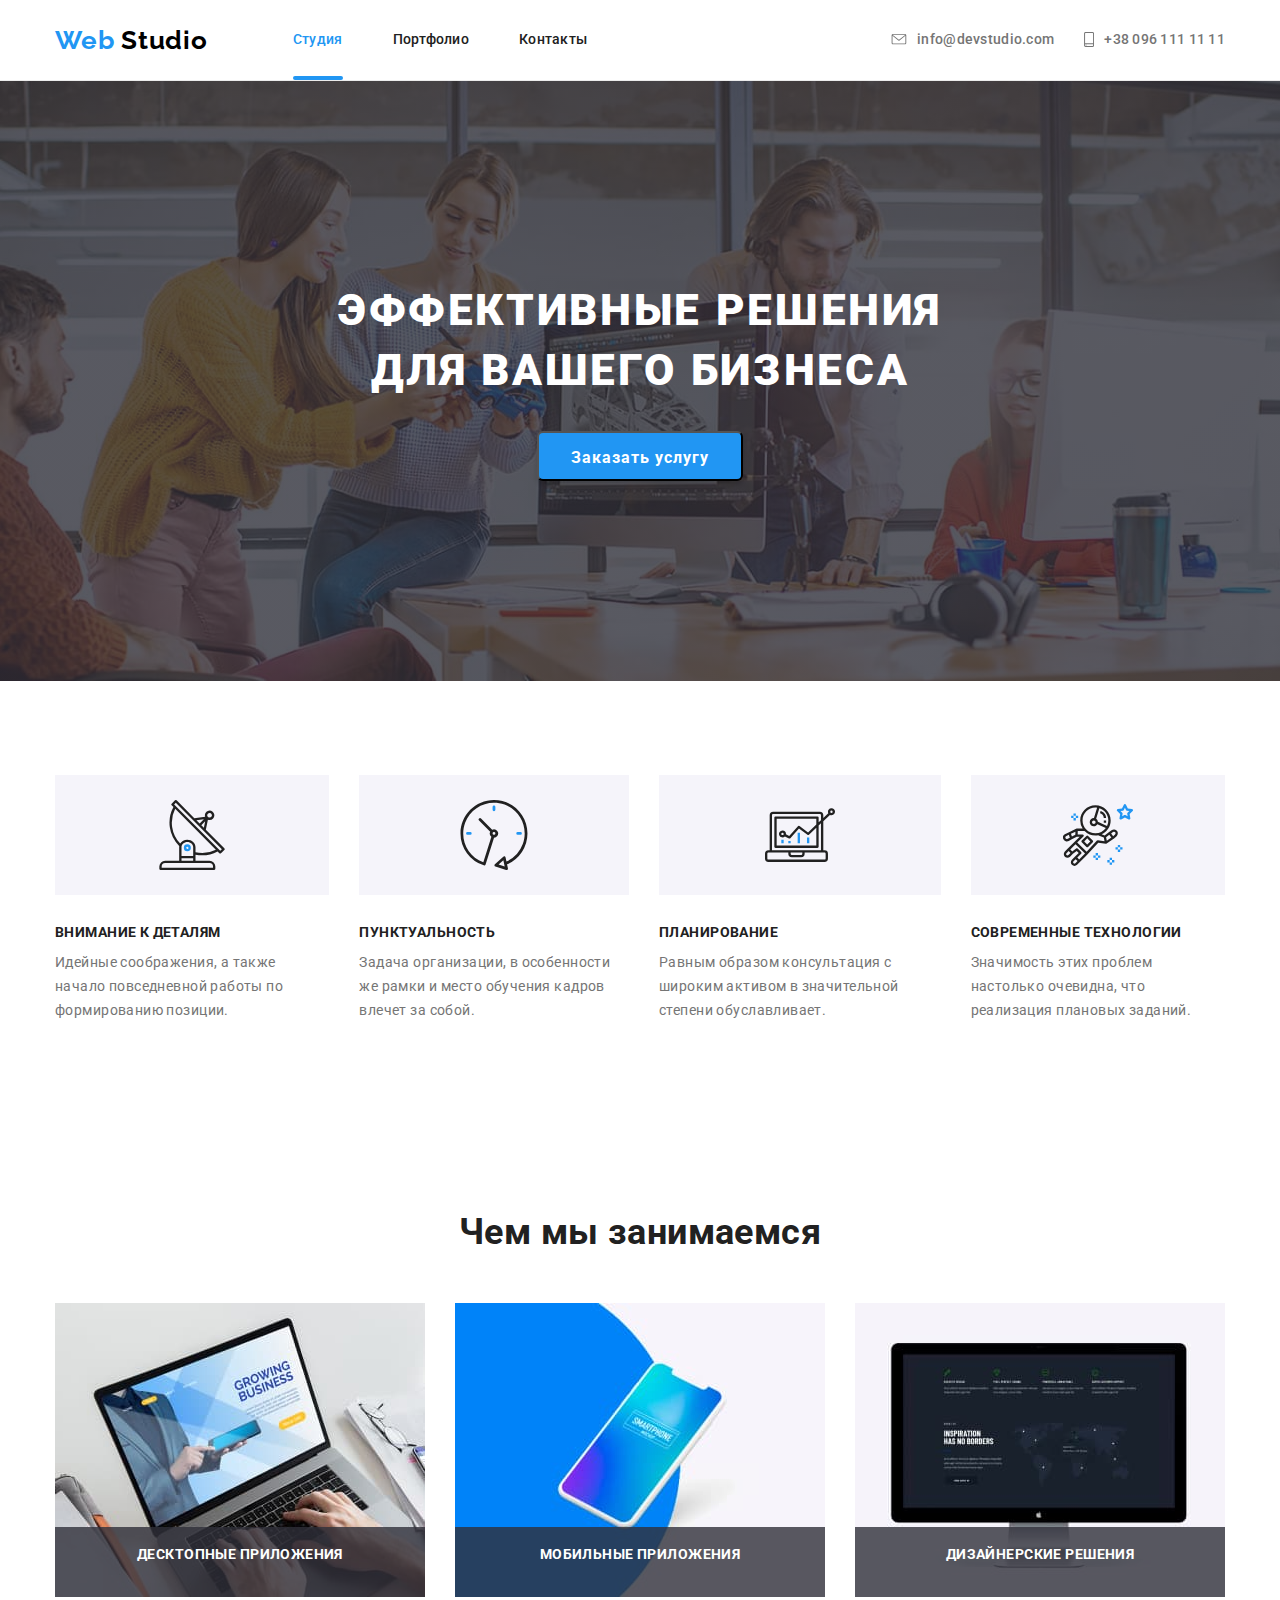
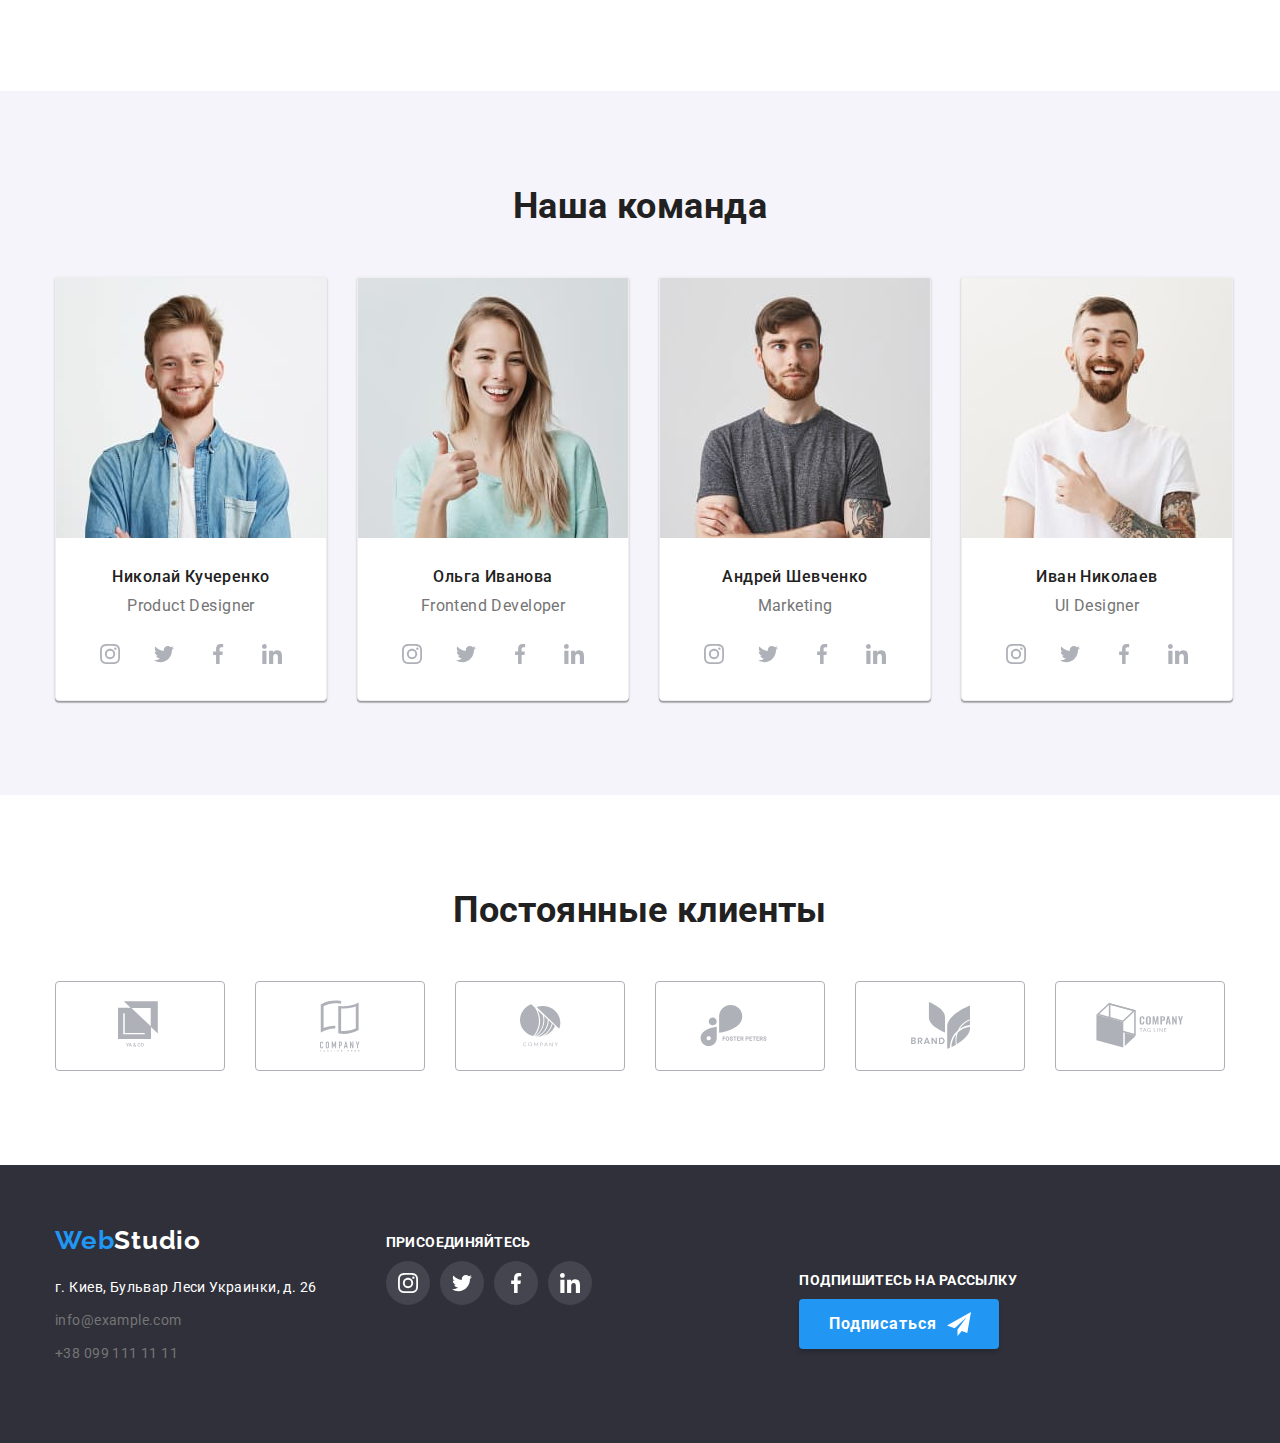
<file: index.html>
<!DOCTYPE html>
<html lang="ru">
  <head>
    <meta charset="UTF-8" />
    <meta name="viewport" content="width=device-width, initial-scale=1.0" />
    <title>WebStudio</title>
    <link
      href="https://fonts.googleapis.com/css2?family=Raleway:wght@700&family=Roboto:wght@400;500;700;900&display=swap"
      rel="stylesheet"
    />
    <link rel="stylesheet" href="./css/normalize.css" />
    <link rel="stylesheet" href="./css/style.css" />
  </head>

  <body>
    <!--Шапка сайта-->
    <header class="header">
      <div class="container">
        <nav class="navigation">
          <a href="./index.html" class="logo link"
            ><span class="header link">Web</span> Studio</a
          >
          <ul class="site-nav list">
            <li class="site-nav-item">
              <a class="site-nav-list link current" href="./index.html"
                >Студия</a
              >
            </li>
            <li class="site-nav-item">
              <a class="site-nav-list link" href="./portfolio.html"
                >Портфолио</a
              >
            </li>
            <li class="site-nav-item">
              <a class="site-nav-list link" href="">Контакты</a>
            </li>
          </ul>
        </nav>
        <div class="contact-list">
          <ul class="auth-nav list">
            <li class="auth-nav-item">
              <a
                class="contacts-links envelope link"
                href="mailto:info@devstudio.com"
                ><svg class="icon-envelope" width="16" height="11">
                  <use href="./images/sprite.svg#icon-envelope"></use>
                </svg>
                info@devstudio.com</a
              >
            </li>
            <li class="auth-nav-item">
              <a class="contacts-links smartphone link" href="tel:+380961111111"
                ><svg
                  class="icon-smartphone"
                  width="10"
                  height="15
                "
                >
                  <use href="./images/sprite.svg#icon-smartphone"></use>
                </svg>
                +38 096 111 11 11</a
              >
            </li>
          </ul>
        </div>
      </div>
    </header>

    <main>
      <!--Герой-->
      <section class="hero">
        <div class="container">
          <h1 class="hero-item">
            Эффективные решения <br />
            для вашего бизнеса
          </h1>
          <button type="button" class="hero-button">Заказать услугу</button>
        </div>
      </section>

      <!--Преимущества-->
      <section class="section">
        <div class="container">
          <h2 hidden class="section-title">Преимущества</h2>
          <ul class="advantages-list list">
            <li class="item">
              <div class="advantages-item">
                <svg class="icon-advantages">
                  <use href="./images/sprite.svg#icon-antenna"></use>
                </svg>
              </div>
              <h3 class="title">Внимание к деталям</h3>
              <p class="decoration">
                Идейные соображения, а также начало повседневной работы по
                формированию позиции.
              </p>
            </li>
            <li class="item">
              <div class="advantages-item">
                <svg class="icon-advantages">
                  <use href="./images/sprite.svg#icon-clock"></use>
                </svg>
              </div>

              <h3 class="title">Пунктуальность</h3>
              <p class="decoration">
                Задача организации, в особенности же рамки и место обучения
                кадров влечет за собой.
              </p>
            </li>
            <li class="item">
              <div class="advantages-item">
                <svg class="icon-advantages">
                  <use href="./images/sprite.svg#icon-diagram"></use>
                </svg>
              </div>

              <h3 class="title">Планирование</h3>
              <p class="decoration">
                Равным образом консультация с широким активом в значительной
                степени обуславливает.
              </p>
            </li>
            <li class="item">
              <div class="advantages-item">
                <svg class="icon-advantages">
                  <use href="./images/sprite.svg#icon-astronaut"></use>
                </svg>
              </div>

              <h3 class="title">Современные технологии</h3>
              <p class="decoration">
                Значимость этих проблем настолько очевидна, что реализация
                плановых заданий.
              </p>
            </li>
          </ul>
        </div>
      </section>

      <!--Чем мы занимаемся-->

      <section class="section">
        <div class="container">
          <h2 class="section-title">Чем мы занимаемся</h2>
          <ul class="working-list list">
            <li class="item">
              <img
                class="working-list-image"
                src="./images/Technology/box1.jpg"
                alt="Десктопные приложения"
                width="370"
                height="294"
              />
              <h3 class="working-list-item">Десктопные приложения</h3>
            </li>
            <li class="item">
              <img
                class="working-list-image"
                src="./images/Technology/box2.jpg"
                alt="Мобильные приложения"
                width="370"
                height="294"
              />
              <h3 class="working-list-item">Мобильные приложения</h3>
            </li>
            <li class="item">
              <img
                class="working-list-image"
                src="./images/Technology/box3.jpg"
                alt="Дизайнерские решения"
                width="370"
                height="294"
              />
              <h3 class="working-list-item">Дизайнерские решения</h3>
            </li>
          </ul>
        </div>
      </section>

      <!--Наша команда-->
      <section class="team">
        <div class="container">
          <h2 class="section-title">Наша команда</h2>
          <ul class="team-title list">
            <li class="item">
              <img
                class="master-img"
                src="./images/Team/team1.jpg"
                alt="Фото"
                width="270"
                height="260"
              />
              <h3 class="title-name">Николай Кучеренко</h3>
              <p lang="en" class="team-title-position">Product Designer</p>
              <ul class="social-list list">
                <li class="social-list-icon">
                  <a
                    class="social-list-icon-list link"
                    href=""
                    aria-label="Instagram"
                  >
                    <svg class="social-list-icon-link-svg">
                      <use href="./images/sprite.svg#icon-instagram"></use>
                    </svg>
                  </a>
                </li>
                <li class="social-list-icon">
                  <a
                    class="social-list-icon-list link"
                    href=""
                    aria-label="Twitter"
                    ><svg class="social-list-icon-link-svg">
                      <use href="./images/sprite.svg#icon-twitter"></use>
                    </svg>
                  </a>
                </li>
                <li class="social-list-icon">
                  <a
                    class="social-list-icon-list link"
                    href=""
                    aria-label="Facebook"
                    ><svg class="social-list-icon-link-svg">
                      <use href="./images/sprite.svg#icon-facebook"></use>
                    </svg>
                  </a>
                </li>
                <li class="social-list-icon">
                  <a
                    class="social-list-icon-list link"
                    href=""
                    aria-label="Linkedin"
                    ><svg class="social-list-icon-link-svg">
                      <use href="./images/sprite.svg#icon-linkedin"></use>
                    </svg>
                  </a>
                </li>
              </ul>
            </li>
            <li class="item">
              <img
                class="master-img"
                src="./images/Team/team2.jpg"
                alt="Фото"
                width="270"
                height="260"
              />
              <h3 class="title-name">Ольга Иванова</h3>
              <p lang="en" class="team-title-position">Frontend Developer</p>
              <ul class="social-list list">
                <li class="social-list-icon">
                  <a
                    class="social-list-icon-list link"
                    href=""
                    aria-label="Instagram"
                  >
                    <svg class="social-list-icon-link-svg">
                      <use href="./images/sprite.svg#icon-instagram"></use>
                    </svg>
                  </a>
                </li>
                <li class="social-list-icon">
                  <a
                    class="social-list-icon-list link"
                    href=""
                    aria-label="Twitter"
                    ><svg class="social-list-icon-link-svg">
                      <use href="./images/sprite.svg#icon-twitter"></use>
                    </svg>
                  </a>
                </li>
                <li class="social-list-icon">
                  <a
                    class="social-list-icon-list link"
                    href=""
                    aria-label="Facebook"
                    ><svg class="social-list-icon-link-svg">
                      <use href="./images/sprite.svg#icon-facebook"></use>
                    </svg>
                  </a>
                </li>
                <li class="social-list-icon">
                  <a
                    class="social-list-icon-list link"
                    href=""
                    aria-label="Linkedin"
                    ><svg class="social-list-icon-link-svg">
                      <use href="./images/sprite.svg#icon-linkedin"></use>
                    </svg>
                  </a>
                </li>
              </ul>
            </li>
            <li class="item">
              <img
                class="master-img"
                src="./images/Team/team3.jpg"
                alt="Фото"
                width="270"
                height="260"
              />
              <h3 class="title-name">Андрей Шевченко</h3>
              <p lang="en" class="team-title-position">Marketing</p>
              <ul class="social-list list">
                <li class="social-list-icon">
                  <a
                    class="social-list-icon-list link"
                    href=""
                    aria-label="Instagram"
                  >
                    <svg class="social-list-icon-link-svg">
                      <use href="./images/sprite.svg#icon-instagram"></use>
                    </svg>
                  </a>
                </li>
                <li class="social-list-icon">
                  <a
                    class="social-list-icon-list link"
                    href=""
                    aria-label="Twitter"
                    ><svg class="social-list-icon-link-svg">
                      <use href="./images/sprite.svg#icon-twitter"></use>
                    </svg>
                  </a>
                </li>
                <li class="social-list-icon">
                  <a
                    class="social-list-icon-list link"
                    href=""
                    aria-label="Facebook"
                    ><svg class="social-list-icon-link-svg">
                      <use href="./images/sprite.svg#icon-facebook"></use>
                    </svg>
                  </a>
                </li>
                <li class="social-list-icon">
                  <a
                    class="social-list-icon-list link"
                    href=""
                    aria-label="Linkedin"
                    ><svg class="social-list-icon-link-svg">
                      <use href="./images/sprite.svg#icon-linkedin"></use>
                    </svg>
                  </a>
                </li>
              </ul>
            </li>
            <li class="item">
              <img
                class="master-img"
                src="./images/Team/team4.jpg"
                alt="Фото"
                width="270"
                height="260"
              />
              <h3 class="title-name">Иван Николаев</h3>
              <p lang="en" class="team-title-position">UI Designer</p>
              <ul class="social-list list">
                <li class="social-list-icon">
                  <a
                    class="social-list-icon-list link"
                    href=""
                    aria-label="Instagram"
                  >
                    <svg class="social-list-icon-link-svg">
                      <use href="./images/sprite.svg#icon-instagram"></use>
                    </svg>
                  </a>
                </li>
                <li class="social-list-icon">
                  <a
                    class="social-list-icon-list link"
                    href=""
                    aria-label="Twitter"
                    ><svg class="social-list-icon-link-svg">
                      <use href="./images/sprite.svg#icon-twitter"></use>
                    </svg>
                  </a>
                </li>
                <li class="social-list-icon">
                  <a
                    class="social-list-icon-list link"
                    href=""
                    aria-label="Facebook"
                    ><svg class="social-list-icon-link-svg">
                      <use href="./images/sprite.svg#icon-facebook"></use>
                    </svg>
                  </a>
                </li>
                <li class="social-list-icon">
                  <a
                    class="social-list-icon-list link"
                    href=""
                    aria-label="Linkedin"
                    ><svg class="social-list-icon-link-svg">
                      <use href="./images/sprite.svg#icon-linkedin"></use>
                    </svg>
                  </a>
                </li>
              </ul>
            </li>
          </ul>
        </div>
      </section>

      <!--Постоянные клиенты-->
      <section class="section">
        <div class="container">
          <h2 class="section-title">Постоянные клиенты</h2>
          <ul class="client-list list">
            <li class="item">
              <a class="item-link" href="" aria-label="Логотип компании клиента"
                ><svg class="client_logo" width="44" height="49">
                  <use href="./images/sprite.svg#icon-logo1"></use>
                </svg>
              </a>
            </li>
            <li class="item">
              <a class="item-link" href="" aria-label="Логотип компании клиента"
                ><svg class="client_logo" width="40" height="52">
                  <use href="./images/sprite.svg#icon-logo2"></use>
                </svg>
              </a>
            </li>
            <li class="item">
              <a class="item-link" href="" aria-label="Логотип компании клиента"
                ><svg class="client_logo" width="41" height="43">
                  <use href="./images/sprite.svg#icon-logo3"></use>
                </svg>
              </a>
            </li>
            <li class="item">
              <a class="item-link" href="" aria-label="Логотип компании клиента"
                ><svg class="client_logo" width="80" height="42">
                  <use href="./images/sprite.svg#icon-logo4"></use>
                </svg>
              </a>
            </li>
            <li class="item">
              <a class="item-link" href="" aria-label="Логотип компании клиента"
                ><svg class="client_logo" width="59" height="47">
                  <use href="./images/sprite.svg#icon-logo5"></use>
                </svg>
              </a>
            </li>
            <li class="item">
              <a class="item-link" href="" aria-label="Логотип компании клиента"
                ><svg class="client_logo" width="88" height="45">
                  <use href="./images/sprite.svg#icon-logo6"></use>
                </svg>
              </a>
            </li>
          </ul>
        </div>
      </section>
    </main>

    <!--Футер-->
    <footer class="footer-section">
      <div class="container">
        <div class="contact">
          <a class="logo link" href="./index.html" lang="en"
            ><span class="footer">Web</span>Studio</a
          >
          <address class="address">
            <ul class="address-list list">
              <li class="adress-list-point">
                <a class="map link" href="https://goo.gl/maps/y4V5g4TZUduQF8Uq7"
                  >г. Киев, Бульвар Леси Украинки, д. 26</a
                >
              </li>
              <li class="adress-list-point">
                <a class="mail link" href="mailto:info@devstudio.com" lang="en"
                  >info@example.com</a
                >
              </li>
              <li class="adress-list-point">
                <a class="phone link" href="tel:+380961111111"
                  >+38 099 111 11 11</a
                >
              </li>
            </ul>
          </address>
        </div>

        <div class="join">
          <b class="title">ПРИСОЕДИНЯЙТЕСЬ</b>
          <ul class="title-list list">
            <li class="title-list-icon">
              <a class="footer-icon" href="" aria-label="Логотип Инстаграма">
                <svg class="footer-icon-list">
                  <use href="./images/sprite.svg#icon-instagram"></use>
                </svg>
              </a>
            </li>
            <li class="title-list-icon">
              <a class="footer-icon" href="" aria-label="Логотип Твиттера"
                ><svg class="footer-icon-list">
                  <use href="./images/sprite.svg#icon-twitter"></use>
                </svg>
              </a>
            </li>
            <li class="title-list-icon">
              <a class="footer-icon" href="" aria-label="Логотип Фейсбука"
                ><svg class="footer-icon-list">
                  <use href="./images/sprite.svg#icon-facebook"></use>
                </svg>
              </a>
            </li>
            <li class="title-list-icon">
              <a class="footer-icon" href="" aria-label="Логотип Линкедина">
                <svg class="footer-icon-list">
                  <use href="./images/sprite.svg#icon-linkedin"></use>
                </svg>
              </a>
            </li>
          </ul>
        </div>
        <div class="subscribe">
          <b class="title">Подпишитесь на рассылку</b>
          <a class="button-footer link" href=""
            >Подписаться<svg class="icon-send">
              <use href="./images/sprite.svg#icon-send"></use>
            </svg>
          </a>
        </div>
      </div>
    </footer>
  </body>
</html>
</file>
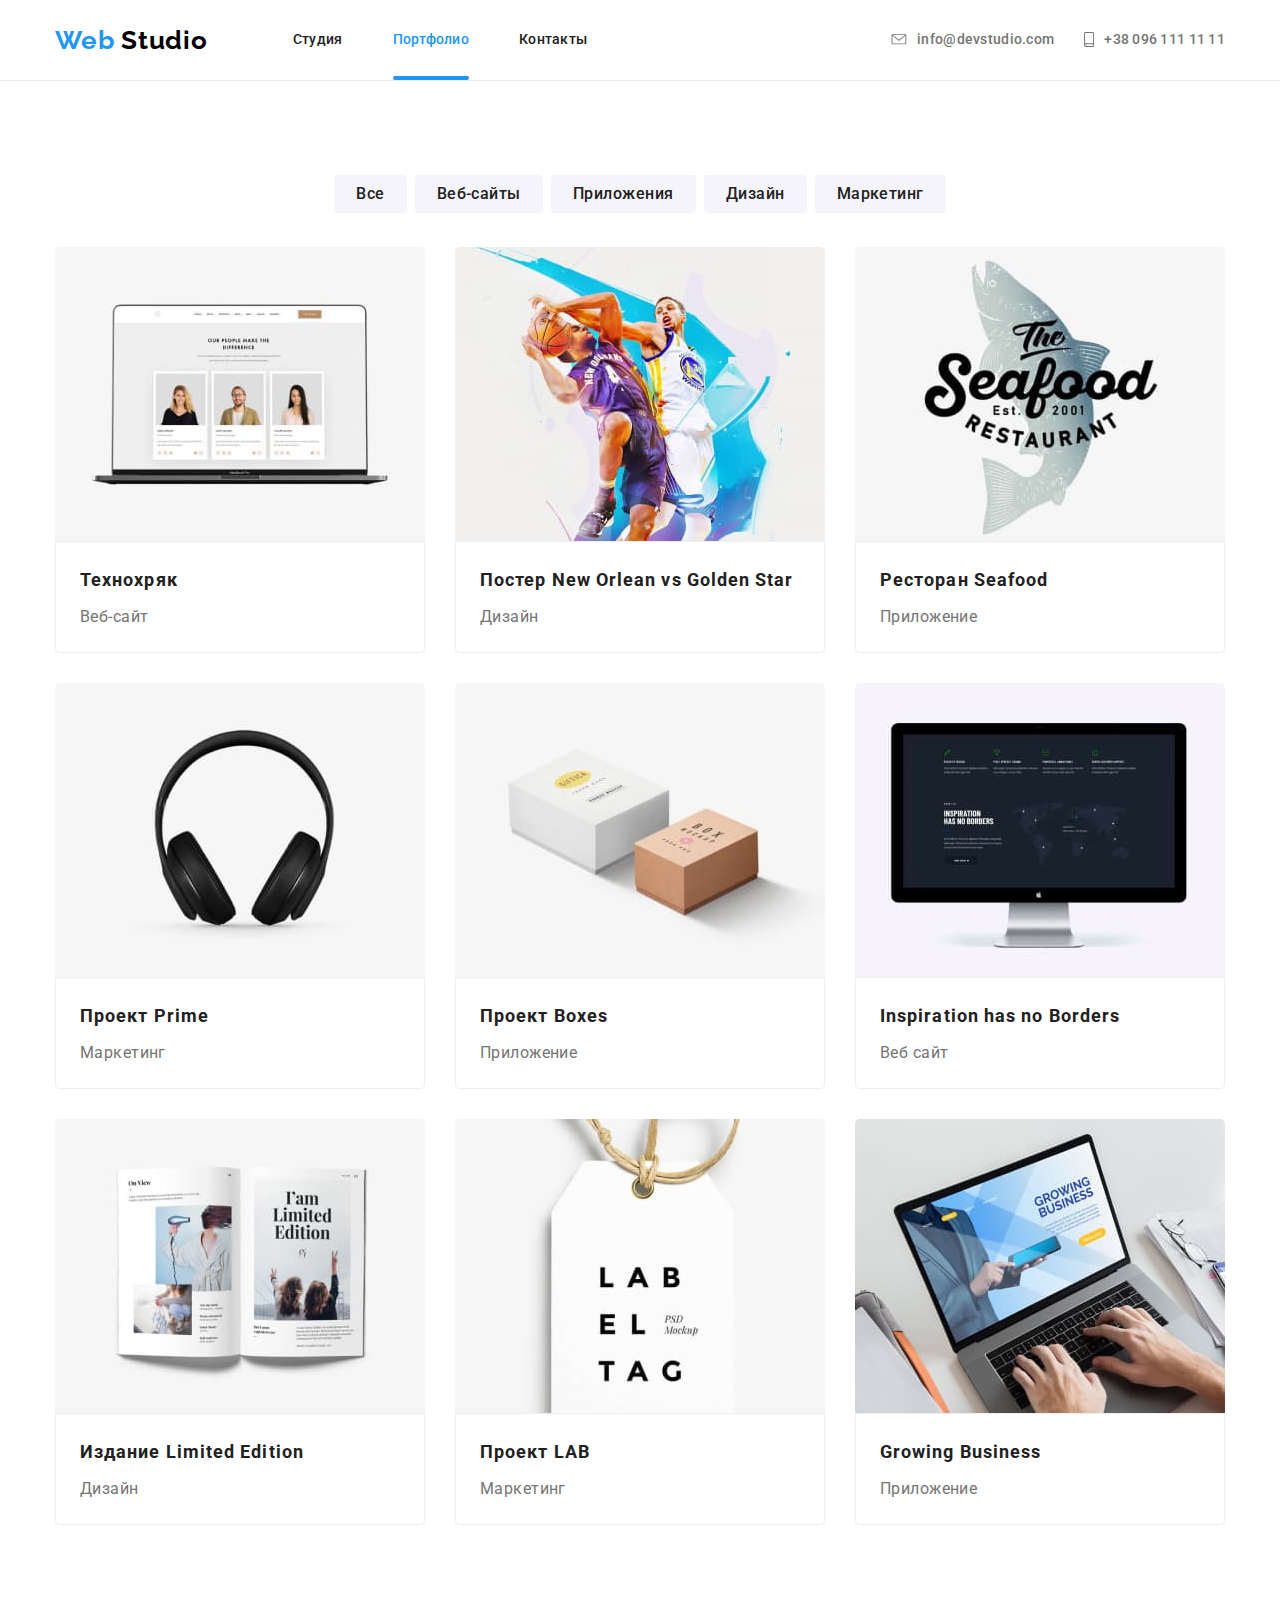
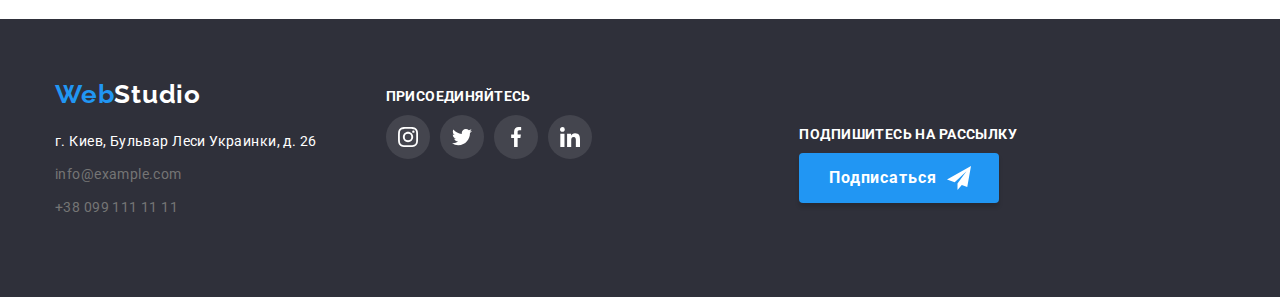
<file: portfolio.html>
<!DOCTYPE html>
<html lang="ru">
  <head>
    <meta charset="UTF-8" />
    <meta name="viewport" content="width=device-width, initial-scale=1.0" />
    <title>Portfolio</title>
    <link
      href="https://fonts.googleapis.com/css2?family=Raleway:wght@700&family=Roboto:wght@400;500;700;900&display=swap"
      rel="stylesheet"
    />
    <link rel="stylesheet" href="./css/normalize.css" />
    <link rel="stylesheet" href="./css/style.css" />
  </head>

  <body>
    <header class="header">
      <div class="container">
        <nav class="navigation">
          <a href="./index.html" class="logo link"
            ><span class="header link">Web</span> Studio</a
          >
          <ul class="site-nav list">
            <li class="site-nav-item">
              <a class="site-nav-list link" href="./index.html">Студия</a>
            </li>
            <li class="site-nav-item">
              <a class="site-nav-list link current" href="./portfolio.html"
                >Портфолио</a
              >
            </li>
            <li class="site-nav-item">
              <a class="site-nav-list link" href="">Контакты</a>
            </li>
          </ul>
        </nav>
        <div class="contact-list">
          <ul class="auth-nav list">
            <li class="auth-nav-item">
              <a
                class="contacts-links envelope link"
                href="mailto:info@devstudio.com"
                ><svg class="icon-envelope" width="16" height="11">
                  <use href="./images/sprite.svg#icon-envelope"></use>
                </svg>
                info@devstudio.com</a
              >
            </li>
            <li class="auth-nav-item">
              <a class="contacts-links smartphone link" href="tel:+380961111111"
                ><svg
                  class="icon-smartphone"
                  width="10"
                  height="15
                    "
                >
                  <use href="./images/sprite.svg#icon-smartphone"></use>
                </svg>
                +38 096 111 11 11</a
              >
            </li>
          </ul>
        </div>
      </div>
    </header>

    <main>
      <!--Portfolio-->
      <section class="section">
        <div class="container">
          <h1 hidden>Портфолио</h1>
          <!--Кнопки фильтра-->
          <ul class="filtr-list list">
            <li class="filtr-list-button">
              <button type="button" class="button-filtr">Все</button>
            </li>
            <li class="filtr-list-button">
              <button type="button" class="button-filtr">Веб-сайты</button>
            </li>
            <li class="filtr-list-button">
              <button type="button" class="button-filtr">Приложения</button>
            </li>
            <li class="filtr-list-button">
              <button type="button" class="button-filtr">Дизайн</button>
            </li>
            <li class="filtr-list-button">
              <button type="button" class="button-filtr">Маркетинг</button>
            </li>
          </ul>

          <!--карточки-->

          <ul class="card-list list">
            <li class="card-list-number">
              <a class="link" href="">
                <div class="card-list-wrapper">
                  <img
                    src="./images/Pictures/picture1.jpg"
                    alt="Ноутбук c cайтом"
                  />
                  <p class="text-popup">
                    Технокряк это современная площадка распространения
                    коронавируса. Компании используют эту платформу для
                    цифрового шпионажа и атак на защищённые сервера конкурентов.
                  </p>
                </div>
                <div class="card-content">
                  <h2 class="card-list-item">Технохряк</h2>
                  <p class="text">Веб-сайт</p>
                </div>
              </a>
            </li>

            <li class="card-list-number">
              <a class="link" href="">
                <div class="card-list-wrapper">
                  <img
                    src="./images/Pictures/picture2.jpg"
                    alt="Изображения баскетболистов"
                  />
                  <p class="text-popup">
                    Технокряк это современная площадка распространения
                    коронавируса. Компании используют эту платформу для
                    цифрового шпионажа и атак на защищённые сервера конкурентов.
                  </p>
                </div>

                <div class="card-content">
                  <h2 class="card-list-item">
                    Постер New Orlean vs Golden Star
                  </h2>
                  <p class="text">Дизайн</p>
                </div>
              </a>
            </li>
            <li class="card-list-number">
              <a class="link" href="">
                <div class="card-list-wrapper">
                  <img
                    src="./images/Pictures/picture3.jpg"
                    alt="Ресторан Seafood"
                  />
                  <p class="text-popup">
                    Технокряк это современная площадка распространения
                    коронавируса. Компании используют эту платформу для
                    цифрового шпионажа и атак на защищённые сервера конкурентов.
                  </p>
                </div>

                <div class="card-content">
                  <h2 class="card-list-item">Ресторан Seafood</h2>
                  <p class="text">Приложение</p>
                </div>
              </a>
            </li>

            <li class="card-list-number">
              <a class="link" href="">
                <div class="card-list-wrapper">
                  <img
                    src="./images/Pictures/picture4.jpg"
                    alt="Проект Prime"
                  />
                  <p class="text-popup">
                    Технокряк это современная площадка распространения
                    коронавируса. Компании используют эту платформу для
                    цифрового шпионажа и атак на защищённые сервера конкурентов.
                  </p>
                </div>

                <div class="card-content">
                  <h2 class="card-list-item">Проект Prime</h2>
                  <p class="text">Маркетинг</p>
                </div>
              </a>
            </li>

            <li class="card-list-number">
              <a class="link" href="">
                <div class="card-list-wrapper">
                  <img
                    src="./images/Pictures/picture5.jpg"
                    alt="Проект Boxes"
                  />
                  <p class="text-popup">
                    Технокряк это современная площадка распространения
                    коронавируса. Компании используют эту платформу для
                    цифрового шпионажа и атак на защищённые сервера конкурентов.
                  </p>
                </div>

                <div class="card-content">
                  <h2 class="card-list-item">Проект Boxes</h2>
                  <p class="text">Приложение</p>
                </div>
              </a>
            </li>

            <li class="card-list-number">
              <a class="link" href="">
                <div class="card-list-wrapper">
                  <img src="./images/Pictures/picture6.jpg" alt="Веб сайт" />
                  <p class="text-popup">
                    Технокряк это современная площадка распространения
                    коронавируса. Компании используют эту платформу для
                    цифрового шпионажа и атак на защищённые сервера конкурентов.
                  </p>
                </div>

                <div class="card-content">
                  <h2 class="card-list-item">Inspiration has no Borders</h2>
                  <p class="text">Веб сайт</p>
                </div>
              </a>
            </li>

            <li class="card-list-number">
              <a class="link" href="">
                <div class="card-list-wrapper">
                  <img
                    src="./images/Pictures/picture7.jpg"
                    alt="Издание Limited Edition"
                  />
                  <p class="text-popup">
                    Технокряк это современная площадка распространения
                    коронавируса. Компании используют эту платформу для
                    цифрового шпионажа и атак на защищённые сервера конкурентов.
                  </p>
                </div>

                <div class="card-content">
                  <h2 class="card-list-item">Издание Limited Edition</h2>
                  <p class="text">Дизайн</p>
                </div>
              </a>
            </li>

            <li class="card-list-number">
              <a class="link" href="">
                <div class="card-list-wrapper">
                  <img src="./images/Pictures/picture8.jpg" alt="Проект LAB" />
                  <p class="text-popup">
                    Технокряк это современная площадка распространения
                    коронавируса. Компании используют эту платформу для
                    цифрового шпионажа и атак на защищённые сервера конкурентов.
                  </p>
                </div>

                <div class="card-content">
                  <h2 class="card-list-item">Проект LAB</h2>
                  <p class="text">Маркетинг</p>
                </div>
              </a>
            </li>
            <li class="card-list-number">
              <a class="link" href="">
                <div class="card-list-wrapper">
                  <img
                    src="./images/Pictures/picture9.jpg"
                    alt="Growing Business"
                  />
                  <p class="text-popup">
                    Технокряк это современная площадка распространения
                    коронавируса. Компании используют эту платформу для
                    цифрового шпионажа и атак на защищённые сервера конкурентов.
                  </p>
                </div>

                <div class="card-content">
                  <h2 class="card-list-item">Growing Business</h2>
                  <p class="text">Приложение</p>
                </div>
              </a>
            </li>
          </ul>
        </div>
      </section>
    </main>

    <!--Футер-->
    <footer class="footer-section">
      <div class="container">
        <div class="contact">
          <a class="logo link" href="./index.html" lang="en"
            ><span class="footer">Web</span>Studio</a
          >
          <address class="address">
            <ul class="address-list list">
              <li class="adress-list-point">
                <a class="map link" href="https://goo.gl/maps/y4V5g4TZUduQF8Uq7"
                  >г. Киев, Бульвар Леси Украинки, д. 26</a
                >
              </li>
              <li class="adress-list-point">
                <a class="mail link" href="mailto:info@devstudio.com" lang="en"
                  >info@example.com</a
                >
              </li>
              <li class="adress-list-point">
                <a class="phone link" href="tel:+380961111111"
                  >+38 099 111 11 11</a
                >
              </li>
            </ul>
          </address>
        </div>

        <div class="join">
          <b class="title">ПРИСОЕДИНЯЙТЕСЬ</b>
          <ul class="title-list list">
            <li class="title-list-icon">
              <a class="footer-icon" href="" aria-label="Логотип Инстаграма">
                <svg class="footer-icon-list">
                  <use href="./images/sprite.svg#icon-instagram"></use>
                </svg>
              </a>
            </li>
            <li class="title-list-icon">
              <a class="footer-icon" href="" aria-label="Логотип Твиттера"
                ><svg class="footer-icon-list">
                  <use href="./images/sprite.svg#icon-twitter"></use>
                </svg>
              </a>
            </li>
            <li class="title-list-icon">
              <a class="footer-icon" href="" aria-label="Логотип Фейсбука"
                ><svg class="footer-icon-list">
                  <use href="./images/sprite.svg#icon-facebook"></use>
                </svg>
              </a>
            </li>
            <li class="title-list-icon">
              <a class="footer-icon" href="" aria-label="Логотип Линкедина">
                <svg class="footer-icon-list">
                  <use href="./images/sprite.svg#icon-linkedin"></use>
                </svg>
              </a>
            </li>
          </ul>
        </div>
        <div class="subscribe">
          <b class="title">Подпишитесь на рассылку</b>
          <a class="button-footer link" href=""
            >Подписаться<svg class="icon-send">
              <use href="./images/sprite.svg#icon-send"></use>
            </svg>
          </a>
        </div>
      </div>
    </footer>
  </body>
</html>
</file>
<file: css/style.css>
:root {
  --primary-text-color: #757575;
  --secondary-text-color: #212121;
  --accent-color: #2196f3;
  --secondary-accent-color: #188ce8;
  --primary-white-color: #ffffff;
  --secondary-white-color: #e0dfe6;
  --primary-bcg-color: #2f303a;
  --secondary-bcg-color: #f5f4fa;
  --socials-main-color: #afb1b8;
}

body {
  background-color: #ffffff;
  color: var(--primary-text-color);
  font-family: "Roboto", sans-serif;
  font-size: 14px;
  line-height: 1.71;
  letter-spacing: 0.03em;
}

html {
  box-sizing: border-box;
}

*,
*::before,
*::after {
  box-sizing: inherit;
  margin: 0;
  padding: 0;
}

.container {
  width: 1200px;
  padding-left: 15px;
  padding-right: 15px;
  margin-left: auto;
  margin-right: auto;
}

img {
  display: block;
}

.link {
  text-decoration: none;
}

.list {
  list-style: none;
}

/* Верхняя линия */

.header .container {
  display: flex;
  align-items: center;
  justify-content: space-between;
}

header {
  background-color: var(--primary-white-color);
  border-bottom: 1px solid #ececec;
}

.navigation {
  display: flex;
  align-items: center;
}

.logo {
  font-family: "Raleway", sans-serif;
  font-weight: bold;
  font-size: 26px;
  line-height: 1.19;
  letter-spacing: 0.03em;
  color: #000000;
}

.logo .header {
  color: var(--accent-color);
}

.logo {
  margin-right: 85px;
}

.site-nav {
  display: flex;
}

.site-nav-item:not(:last-child) {
  margin-right: 50px;
}

.site-nav-list .logo {
  font-family: "Raleway", sans-serif;
  font-weight: bold;
  font-size: 26px;
  line-height: 1.19;
  letter-spacing: 0.03em;
  color: #000000;
}

.logo .header {
  color: var(--accent-color);
}

.site-nav-list {
  font-weight: 500;
  font-size: 14px;
  line-height: 1.14;
  letter-spacing: 0.02em;
  color: var(--secondary-text-color);
  transition: color 250ms cubic-bezier(0.4, 0, 0.2, 1);
}

.site-nav-list:hover,
.site-nav-list:focus {
  color: var(--accent-color);
}

.site-nav-list {
  display: block;
  position: relative;
  padding-top: 32px;
  padding-bottom: 32px;
}

.current {
  color: var(--accent-color);
}

.current::after {
  content: "";
  display: block;
  position: absolute;
  width: 100%;
  height: 4px;
  border-radius: 2px;
  bottom: 0;
  background: var(--accent-color);
  transition: color 250ms cubic-bezier(0.4, 0, 0.2, 1);
}

.auth-nav {
  display: flex;
  align-items: center;
  justify-content: center;
}

.contact-list {
  display: flex;
}

.auth-nav :not(:last-child) {
  margin-right: 30px;
}

.auth-nav .contacts-links {
  padding-top: 32px;
  padding-bottom: 32px;
}

.contacts-links {
  display: flex;
  align-items: center;
  transition: color 250ms cubic-bezier(0.4, 0, 0.2, 1);
}

.auth-nav-item {
  font-weight: 500;
  font-size: 14px;
  line-height: 1.14;
  letter-spacing: 0.02em;
  color: var(--primary-text-color);
  display: flex;
  align-items: center;
}

.icon-envelope {
  margin-right: 10px;
  fill: var(--primary-text-color);
  transition: fill 250ms cubic-bezier(0.4, 0, 0.2, 1);
}

.icon-smartphone {
  margin-right: 10px;
  fill: var(--primary-text-color);
  transition: fill 250ms cubic-bezier(0.4, 0, 0.2, 1);
}

.contact-list .contacts-links:focus,
.contact-list .contacts-links:hover,
.contacts-links:hover .icon-smartphone,
.contacts-links:focus .icon-smartphone,
.contacts-links:hover .icon-envelope,
.contacts-links:focus .icon-envelope {
  color: var(--accent-color);
  fill: var(--accent-color);
  position: relative;
}

.contacts-links {
  color: var(--primary-text-color);
}
/* Секция героя */

.hero {
  text-align: center;
  margin-left: auto;
  margin-right: auto;
  padding-top: 200px;
  padding-bottom: 200px;
  max-width: 1600px;
  height: 600px;
  background-image: linear-gradient(
      rgba(47, 48, 58, 0.8),
      rgba(47, 48, 58, 0.8)
    ),
    url(../images/Hero/Herois.jpg);
  background-repeat: no-repeat;
  background-size: cover;
  background-position: center;
}

.hero-item {
  margin-top: 0px;
  margin-bottom: 30px;
  font-weight: 900;
  font-size: 44px;
  line-height: 1.36;
  text-align: center;
  letter-spacing: 0.06em;
  text-transform: uppercase;
  color: var(--primary-white-color);
}

.hero-button {
  display: inline-block;
  font-family: inherit;
  background-color: var(--accent-color);
  color: #ffffff;
  padding: 10px 32px;
  min-width: 200px;
  border-radius: 6px;
  height: 50px;
  font-weight: 700;
  font-size: 16px;
  line-height: 1.87;
  text-align: center;
  letter-spacing: 0.06em;
  cursor: pointer;
  box-shadow: 0px 4px 4px rgba(0, 0, 0, 0.15);
  transition: background-color 250ms cubic-bezier(0.4, 0, 0.2, 1);
}

.hero-button:hover {
  background-color: var(--secondary-accent-color);
}

/* Преимущества*/

.section .container {
  display: flex;
  padding-top: 94px;
  padding-bottom: 94px;
}

.advantages-list {
  display: flex;
  justify-content: space-between;
}

.item {
  display: flex;
  flex-direction: column;
}
.advantages-item {
  display: flex;
  height: 120px;
  background-color: var(--secondary-bcg-color);
  justify-content: center;
  align-items: center;
  margin-bottom: 30px;
}

.icon-advantages {
  width: 70px;
  height: 70px;
}

.item:not(:last-child) {
  margin-right: 30px;
}

.title {
  font-weight: bold;
  font-size: 14px;
  line-height: 1.14;
  text-transform: uppercase;
  color: var(--secondary-text-color);
  margin-bottom: 10px;
}

.decoration {
  color: var(--primary-text-color);
}

/*  Чем мы занимаемся */

.section .container {
  display: flex;
  flex-direction: column;
}

.working-list {
  display: flex;
}

.working-list .item {
  position: relative;
}

.section-title {
  font-weight: bold;
  font-size: 36px;
  line-height: 1.17;
  text-align: center;
  color: var(--secondary-text-color);
  margin-bottom: 50px;
}

.working-list-item {
  position: absolute;
  width: 100%;
  height: 70px;
  bottom: 0;
  left: 0px;
  font-weight: bold;
  font-size: 14px;
  line-height: 1.14px;
  text-align: center;
  text-transform: uppercase;
  color: var(--primary-white-color);
  padding-top: 27px;
  padding-bottom: 27px;
  background: rgba(47, 48, 58, 0.8);
}

/* Наша команда */

.team {
  background-color: var(--secondary-bcg-color);
  padding-top: 94px;
  padding-bottom: 94px;
}

.team-title {
  display: flex;
  align-content: space-between;
}

.team-title .item {
  background-color: var(--primary-white-color);
  border: 1px solid #eeeeee;
  border-radius: 0px 0px 4px 4px;
  box-shadow: 0px 2px 1px rgba(0, 0, 0, 0.2), 0px 1px 1px rgba(0, 0, 0, 0.14),
    0px 1px 3px rgba(0, 0, 0, 0.12);
}

.team-title-info {
  display: flex;
  flex-direction: column;
}

.title-name {
  font-weight: 500;
  font-size: 16px;
  line-height: 1.18;
  text-align: center;
  color: var(--secondary-text-color);
  padding-top: 30px;
  margin-bottom: 10px;
}

.social-list {
  display: flex;
  justify-content: center;
  padding-bottom: 24px;
}

.social-list-icon:not(:last-child) {
  margin-right: 10px;
}

.social-list-icon-list {
  display: flex;
  justify-content: center;
  align-items: center;
  width: 44px;
  height: 44px;
  border-radius: 50%;
  background-color: var(--primary-white-color);
  background-repeat: no-repeat;
  background-position: center;
  cursor: pointer;
  fill: var(--socials-main-color);
  transition: background-color 250ms cubic-bezier(0.4, 0, 0.2, 1);
}
.social-list-icon-link-svg {
  width: 20px;
  height: 20px;
  transition: fill 250ms cubic-bezier(0.4, 0, 0.2, 1);
}

.team-title-position {
  font-size: 16px;
  line-height: 1.18;
  text-align: center;
  color: var(--primary-text-color);
  margin-bottom: 16px;
}

.social-list-icon-list:hover,
.social-list-icon-list:focus {
  background-color: var(--accent-color);
}

.social-list-icon-link-svg:hover,
.social-list-icon-link-svg:focus {
  fill: var(--primary-white-color);
}

/* Клиенты */

.client-list {
  display: flex;
  justify-content: space-between;
}

.item-link {
  display: flex;
  width: 170px;
  height: 90px;
  justify-content: center;
  align-items: center;
  border-radius: 4px;
  border: 1px solid #afb1b8;
  transition: border-color 250ms cubic-bezier(0.4, 0, 0.2, 1);
}

.item-link:hover,
.item-link:focus {
  border-color: var(--accent-color);
}

.item-link:hover .client_logo,
.item-link:focus .client_logo {
  fill: var(--accent-color);
}

.client_logo {
  fill: var(--socials-main-color);
  transition: fill 250ms cubic-bezier(0.4, 0, 0.2, 1);
}

/* Подвал */

.footer-section {
  background-color: var(--primary-bcg-color);
}

.footer-section .container {
  display: flex;
  background-color: var(--primary-bcg-color);
}

.contact {
  padding-top: 60px;
  padding-bottom: 60px;
  margin-right: 69px;
}

.footer-section .logo {
  display: flex;
  color: var(--primary-white-color);
  margin-bottom: 20px;
}
.footer {
  color: var(--accent-color);
}

.adress-list {
  display: flex;
}

.adress-list-point:not(:last-child) {
  margin-bottom: 9px;
}

.join {
  padding-top: 70px;
  padding-bottom: 100px;
}

.title {
  display: block;
}

.title-list {
  display: flex;
  justify-content: space-between;
}

.title-list-icon:not(:last-child) {
  margin-right: 10px;
}

.mail,
.phone {
  font-style: normal;
  line-height: 1.71px;
  color: var(--primary-text-color);
}

/* .mail:hover,
.mail:focus,
.phone:hover,
.phone:focus {
  color: var(--accent-color);
} */

.map {
  font-style: normal;
  color: var(--primary-white-color);
}

.footer-section .title {
  font-weight: bold;
  text-transform: uppercase;
  color: var(--primary-white-color);
}

.title-list {
  display: flex;
}

.title-list-icon {
  display: flex;
  justify-content: center;
  align-items: center;
}

.title-list-icon:not(:last-child) {
  margin-right: 10px;
}

.footer-icon {
  display: flex;
  justify-content: center;
  align-items: center;
  width: 44px;
  height: 44px;
  border-radius: 50%;
  background-color: rgba(255, 255, 255, 0.1);
  color: var(--primary-white-color);
  transition: background-color 250ms cubic-bezier(0.4, 0, 0.2, 1);
}

.footer-icon-list {
  width: 20px;
  height: 20px;
  fill: var(--primary-white-color);
}

.footer-icon:hover,
.footer-icon:focus {
  background-color: var(--accent-color);
}

/* Кнопка подвала */

.subscribe {
  display: flex;
  flex-direction: column;
  padding-top: 108px;
  margin-left: auto;
  margin-right: auto;
  padding-bottom: 94px;
}

.button-footer {
  font-weight: bold;
  font-size: 16px;
  line-height: 30px;
  display: flex;
  align-items: center;
  text-align: center;
  letter-spacing: 0.06em;
  color: var(--primary-white-color);
  display: inline-flex;
  padding-top: 10px;
  padding-bottom: 10px;
  padding-left: 29px;
  padding-right: 28px;
  justify-content: center;
  width: 200px;
  height: 50px;
  background-color: var(--accent-color);
  border-radius: 4px;
  box-shadow: 0px 4px 4px rgba(0, 0, 0, 0.15);
}

.icon-send {
  margin-left: 10px;
  width: 24px;
  height: 24px;
  fill: var(--primary-white-color);
}

/* Портфолио */

.filtr-list {
  display: flex;
  margin-bottom: 34px;
  justify-content: center;
}

.filtr-list-button:not(:last-child) {
  margin-right: 8px;
}

.filtr-list-button .button-filtr {
  border-radius: 4px;
  padding: 6px 22px;
  font-weight: 500;
  font-size: 16px;
  line-height: 1.62;
  text-align: center;
  letter-spacing: 0.03em;
  color: var(--secondary-text-color);
  background: #f5f4fa;
  border: none;
  cursor: pointer;
  transition: background-color 250ms cubic-bezier(0.4, 0, 0.2, 1);
}

.button-filtr:hover,
.button-filtr:focus {
  cursor: pointer;
  background-color: var(--accent-color);
  color: var(--primary-white-color);
  box-shadow: 0px 2px 2px rgba(0, 0, 0, 0.12), 0px 1px 2px rgba(0, 0, 0, 0.08),
    0px 3px 1px rgba(0, 0, 0, 0.1);
}

.card-list {
  display: flex;
  flex-wrap: wrap;
}

.card-list-number {
  display: flex;
  /* width: calc((100%-60) / 3); */
  width: 370px;
  border-top-left-radius: 5px;
  border-top-right-radius: 5px;
  margin-right: 30px;
  margin-bottom: 30px;
  overflow: hidden;
}

.card-list-wrapper {
  position: relative;
  overflow: hidden;
}

.card-content {
  border: 1px solid #eeeeee;
  border-bottom-left-radius: 5px;
  border-bottom-right-radius: 5px;
}

.text-popup {
  position: absolute;
  width: 100%;
  height: 100%;
  top: 0;
  left: 0;
  opacity: 0;
  padding: 24px 63px;
  font-size: 18px;
  line-height: 1.56;
  background-color: rgba(33, 150, 243, 0.9);
  color: var(--primary-background-color);
  transform: translateY(100%);
  transition: transform 250ms cubic-bezier(0.4, 0, 0.2, 1);
}

.link:hover .text-popup,
.link:focus .text-popup {
  transform: translateY(0%);
  opacity: 1;
}

.card-list-number:nth-child(3n) {
  margin-right: 0;
}

.card-list-number:nth-last-child(-n + 3) {
  margin-bottom: 0;
}

.card-list .card-list-item {
  font-weight: bold;
  font-size: 18px;
  line-height: 2;
  letter-spacing: 0.06em;
  color: var(--secondary-text-color);
  padding-top: 20px;
  padding-left: 24px;
  padding-right: 24px;
  margin-bottom: 4px;
}

.card-list .text {
  font-size: 16px;
  line-height: 1.88;
  color: var(--primary-text-color);
  padding-left: 24px;
  padding-right: 24px;
  padding-bottom: 20px;
}

.card-list .text-popup {
  font-size: 18px;
  line-height: 1.56;
  color: var(--primary-white-color);
}

.card-list-number:hover,
.card-list-number:focus {
  box-shadow: 1px 4px 6px rgba(0, 0, 0, 0.16), 0px 4px 4px rgba(0, 0, 0, 0.06),
    0px 1px 1px rgba(0, 0, 0, 0.12);
}
</file>
